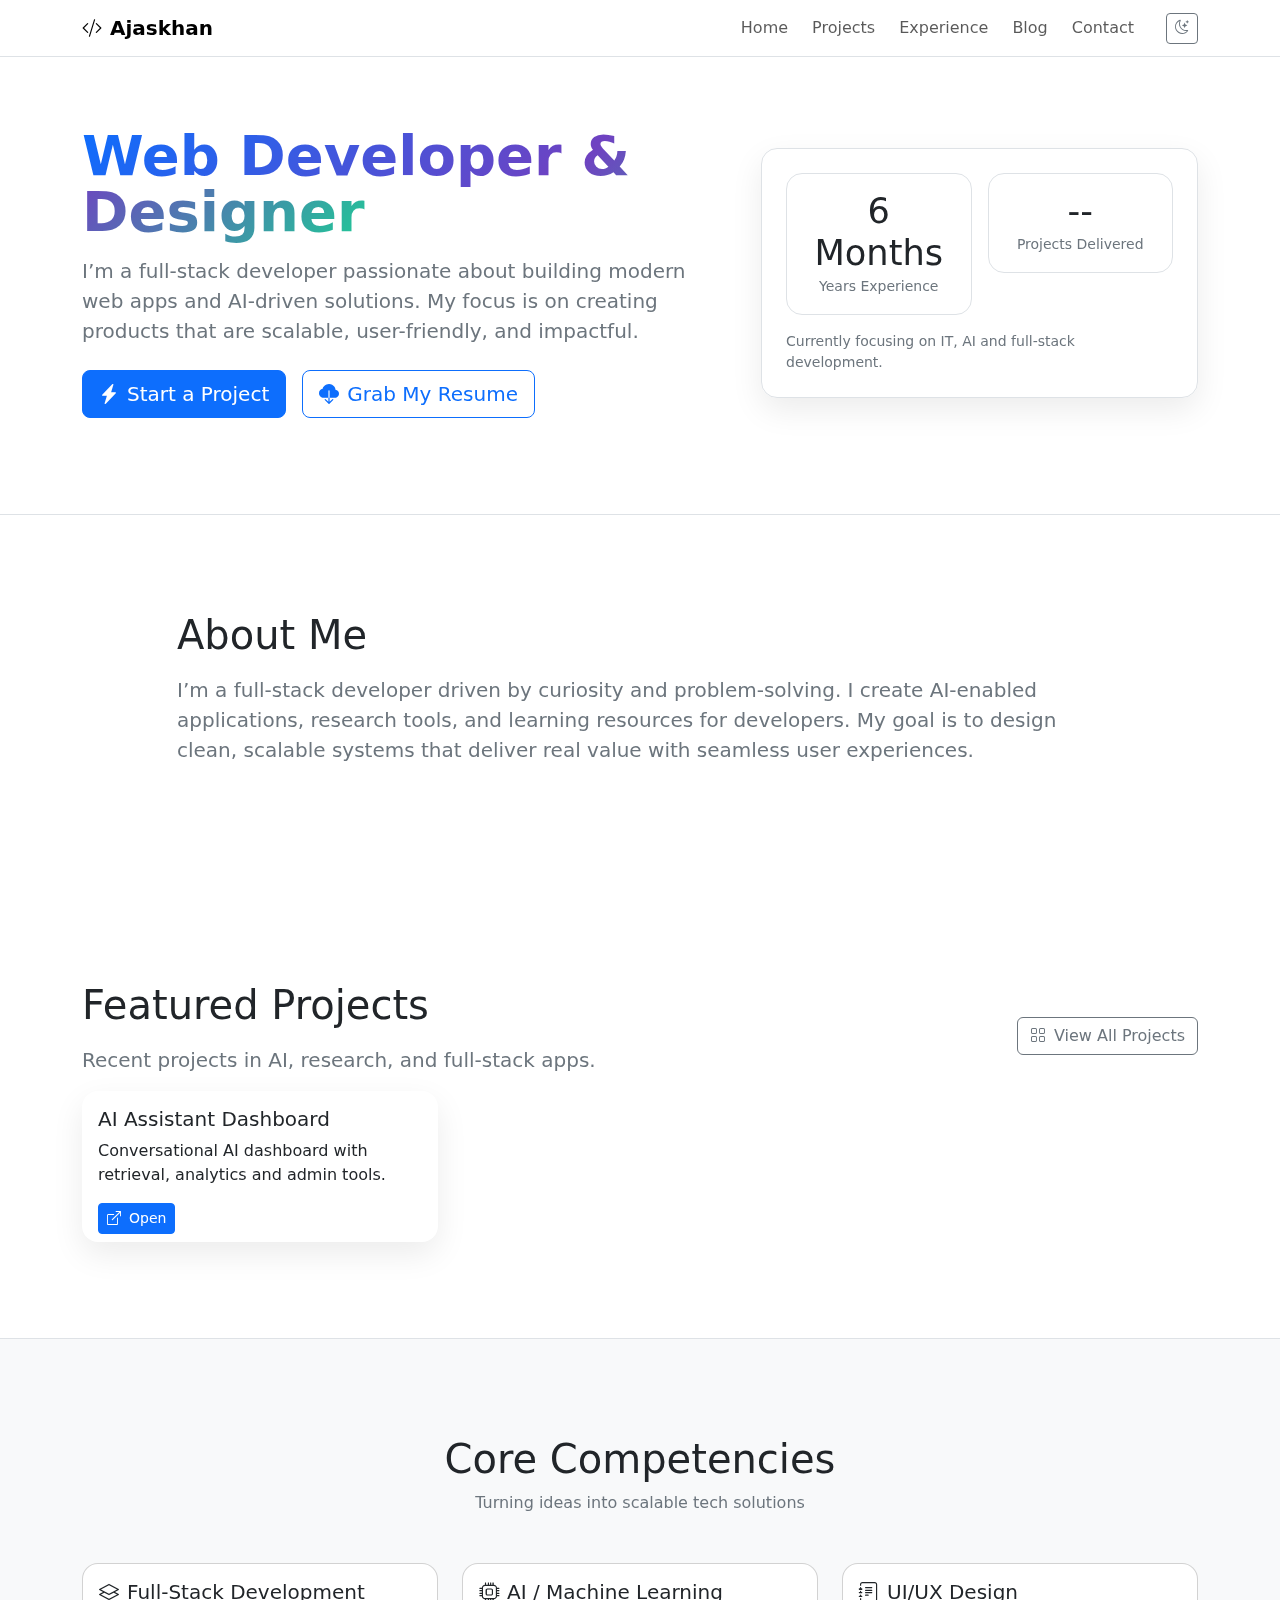
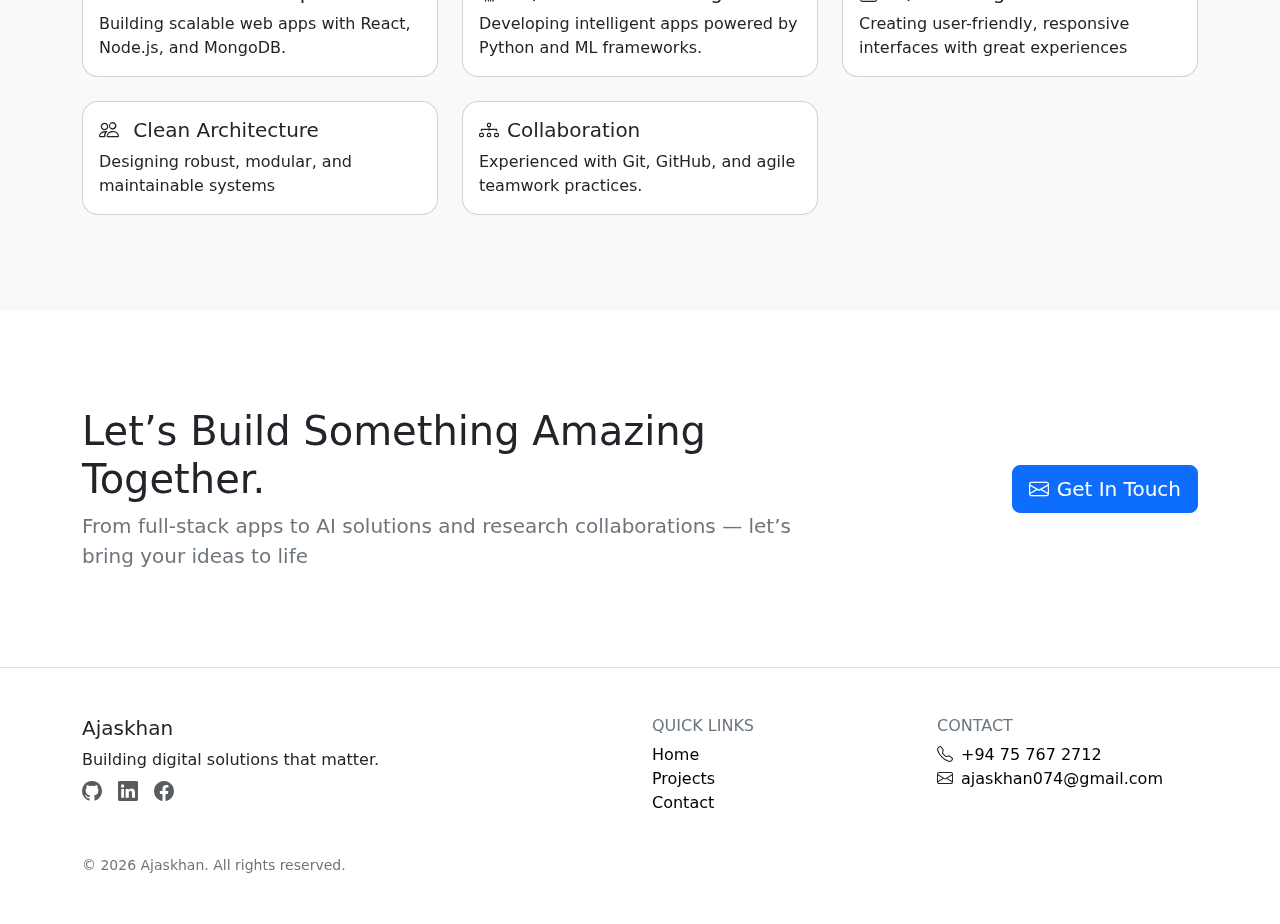
<file: index.html>
<!DOCTYPE html>
<html lang="en" data-bs-theme="light">
  <head>
    <meta charset="utf-8" />
    <meta name="viewport" content="width=device-width, initial-scale=1" />
    <title>Ajaskhan | Building Digital Solutions</title>
    <meta
      name="description"
      content="Full‑stack developer portfolio — projects, experience, blog, and contact."
    />

    <!-- Bootstrap 5.3 CDN -->
    <link
      href="https://cdn.jsdelivr.net/npm/bootstrap@5.3.3/dist/css/bootstrap.min.css"
      rel="stylesheet"
    />
    <!-- Bootstrap Icons -->
    <link
      href="https://cdn.jsdelivr.net/npm/bootstrap-icons@1.11.3/font/bootstrap-icons.css"
      rel="stylesheet"
    />

    <style>
      :root {
        --section-pad: 6rem;
      }
      .navbar-blur {
        backdrop-filter: saturate(180%) blur(8px);
        background: rgba(255, 255, 255, 0.6);
      }
      [data-bs-theme="dark"] .navbar-blur {
        background: rgba(0, 0, 0, 0.35);
      }
      .hero {
        padding-top: calc(var(--section-pad) + 2rem);
        padding-bottom: var(--section-pad);
      }
      .gradient-text {
        background: linear-gradient(135deg, #0d6efd, #6f42c1 60%, #20c997);
        -webkit-background-clip: text;
        background-clip: text;
        color: transparent;
      }
      .metric {
        border: 1px solid var(--bs-border-color);
        border-radius: 1rem;
      }
      .metric h3 {
        font-size: 2.2rem;
        margin: 0;
      }
      .section {
        padding: var(--section-pad) 0;
      }
      .card {
        border-radius: 1rem;
      }
      .shadow-soft {
        box-shadow: 0 0.75rem 2rem rgba(0, 0, 0, 0.08);
      }
      html {
        scroll-behavior: smooth;
      }
    </style>
  </head>
  <body>
    <!-- NAVBAR -->
    <nav class="navbar navbar-expand-lg fixed-top navbar-blur border-bottom">
      <div class="container">
        <a class="navbar-brand fw-semibold" href="#home">
          <i class="bi bi-code-slash me-2"></i>Ajaskhan
        </a>
        <button
          class="navbar-toggler"
          type="button"
          data-bs-toggle="collapse"
          data-bs-target="#nav"
        >
          <span class="navbar-toggler-icon"></span>
        </button>
        <div class="collapse navbar-collapse" id="nav">
          <ul class="navbar-nav ms-auto align-items-lg-center gap-lg-2">
            <li class="nav-item"><a class="nav-link" href="#home">Home</a></li>
            <li class="nav-item">
              <a class="nav-link" href="#projects">Projects</a>
            </li>
            <li class="nav-item">
              <a class="nav-link" href="#experience">Experience</a>
            </li>
            <li class="nav-item"><a class="nav-link" href="#blog">Blog</a></li>
            <li class="nav-item">
              <a class="nav-link" href="#contact">Contact</a>
            </li>
            <li class="nav-item ms-lg-3">
              <button
                id="themeToggle"
                class="btn btn-outline-secondary btn-sm"
                type="button"
                aria-label="Toggle theme"
              >
                <i class="bi bi-moon-stars"></i>
              </button>
            </li>
          </ul>
        </div>
      </div>
    </nav>

    <!-- HERO -->
    <header id="home" class="hero">
      <div class="container">
        <div class="row align-items-center g-5">
          <div class="col-lg-7">
            <h1 class="display-4 fw-bold lh-1 mb-3">
              <span class="gradient-text">Web Developer & Designer </span>
            </h1>
            <p class="lead text-secondary">
              I’m a full-stack developer passionate about building modern web
              apps and AI-driven solutions. My focus is on creating products
              that are scalable, user-friendly, and impactful.
            </p>
            <div class="d-flex gap-3 mt-4">
              <a href="#contact" class="btn btn-primary btn-lg">
                <i class="bi bi-lightning-charge-fill me-2"></i>Start a Project
              </a>
              <a href="resume.pdf" class="btn btn-outline-primary btn-lg"> <i class="bi bi-cloud-download-fill me-2"></i>Grab My Resume  </a>
            </div>
          </div>
          <div class="col-lg-5">
            <div class="p-4 border rounded-4 shadow-soft">
              <div class="row g-3">
                <div class="col-6">
                  <div class="metric p-3 text-center">
                    <h3>6 Months</h3>
                    <small class="text-secondary">Years Experience</small>
                  </div>
                </div>
                <div class="col-6">
                  <div class="metric p-3 text-center">
                    <h3>--</h3>
                    <small class="text-secondary">Projects Delivered</small>
                  </div>
                </div>
              <div class="mt-3 small text-secondary">
                Currently focusing on IT, AI and full‑stack
                development.
              </div>
            </div>
          </div>
        </div>
      </div>
    </header>

    <!-- ABOUT / EXPERIENCE BLURB -->
    <section id="experience" class="section border-top">
      <div class="container">
        <div class="row justify-content-center">
          <div class="col-lg-10">
            <h2 class="h1 mb-3">About Me</h2>
            <p class="fs-5 text-secondary mb-4">
             I’m a full-stack developer driven by curiosity and problem-solving. I create AI-enabled applications, research tools, and learning resources for developers. My goal is to design clean, scalable systems that deliver real value with seamless user experiences.
            </p>
          </div>
        </div>
      </div>
    </section>

    <!-- FEATURED PROJECTS CALLOUT -->
    <section id="projects" class="section">
      <div class="container">
        <div class="row align-items-center g-4">
          <div class="col-lg-8">
            <h2 class="h1 mb-3">Featured Projects</h2>
            <p class="fs-5 text-secondary">
              Recent projects in AI, research, and full-stack apps.
            </p>
          </div>
          <div class="col-lg-4 text-lg-end">
            <a href="#" class="btn btn-outline-secondary"
              ><i class="bi bi-grid me-2"></i>View All Projects</a
            >
          </div>
        </div>

        <div class="row row-cols-1 row-cols-md-2 row-cols-lg-3 g-4">
          <div class="col">
            <div class="card h-100 border-0 shadow-soft">
              <div class="card-body">
                <h5 class="card-title">AI Assistant Dashboard</h5>
                <p class="card-text">
                  Conversational AI dashboard with retrieval, analytics and
                  admin tools.
                </p>
              </div>
              <div class="card-footer bg-transparent border-0 pt-0">
                <a class="btn btn-sm btn-primary" href="#"
                  ><i class="bi bi-box-arrow-up-right me-2"></i>Open</a
                >
              </div>
            </div>
          </div>
        </div>
      </div>
    </section>

    <!-- CORE COMPETENCIES -->
    <section class="section border-top bg-body-tertiary">
      <div class="container">
        <div class="text-center mb-5">
          <h2 class="h1">Core Competencies</h2>
          <p class="text-secondary">
          Turning ideas into scalable tech solutions
          </p>
        </div>
        <div class="row row-cols-1 row-cols-md-2 row-cols-lg-3 g-4">
          <div class="col">
            <div class="card h-100">
              <div class="card-body">
                <h5 class="card-title">
                  <i class="bi bi-layers me-2"></i>Full‑Stack Development
                </h5>
                <p class="card-text">
                Building scalable web apps with React, Node.js, and MongoDB.
                </p>
              </div>
            </div>
          </div>
          <div class="col">
            <div class="card h-100">
              <div class="card-body">
                <h5 class="card-title">
                  <i class="bi bi-cpu me-2"></i>AI / Machine Learning
                </h5>
                <p class="card-text">
                  Developing intelligent apps powered by Python and ML frameworks.
                </p>
              </div>
            </div>
          </div>
          <div class="col">
            <div class="card h-100">
              <div class="card-body">
                <h5 class="card-title">
                  <i class="bi bi-journal-text me-2"></i>UI/UX Design
                </h5>
                <p class="card-text">
                 Creating user-friendly, responsive interfaces with great experiences
                </p>
              </div>
            </div>
          </div>
          <div class="col">
            <div class="card h-100">
              <div class="card-body">
                <h5 class="card-title">
                  <i class="bi bi-people me-2"></i> Clean Architecture
                </h5>
                <p class="card-text">
                Designing robust, modular, and maintainable systems
                </p>
              </div>
            </div>
          </div>
          <div class="col">
            <div class="card h-100">
              <div class="card-body">
                <h5 class="card-title">
                  <i class="bi bi-diagram-3 me-2"></i>Collaboration
                </h5>
                <p class="card-text">
               Experienced with Git, GitHub, and agile teamwork practices.
                </p>
              </div>
            </div>
          </div>
    </section>

    <!-- CTA -->
    <section class="section" id="contact">
      <div class="container">
        <div class="row align-items-center g-4">
          <div class="col-lg-8">
            <h2 class="h1 mb-2">Let’s Build Something Amazing Together.</h2>
            <p class="fs-5 text-secondary mb-0">
         From full-stack apps to AI solutions and research collaborations — let’s bring your ideas to life
            </p>
          </div>
          <div class="col-lg-4 text-lg-end">
            <a
              href="mailto:ajaskhan074@gmail.com"
              class="btn btn-primary btn-lg"
              ><i class="bi bi-envelope me-2"></i>Get In Touch</a
            >
          </div>
        </div>
      </div>
    </section>

    <!-- FOOTER -->
    <footer class="border-top py-5">
      <div class="container">
        <div class="row g-4">
          <div class="col-md-6">
            <h5>Ajaskhan</h5>
            <p class="mb-1">Building digital solutions that matter.</p>
            <div class="d-flex gap-3 fs-5">
              <a
                class="text-body-secondary"
                href="https://github.com/"
                target="_blank"
                rel="noopener"
                aria-label="GitHub"
                ><i class="bi bi-github"></i
              ></a>
              <a
                class="text-body-secondary"
                href="https://www.linkedin.com/in/ajas-khan-093092376/"
                target="_blank"
                rel="noopener"
                aria-label="LinkedIn"
                ><i class="bi bi-linkedin"></i
              ></a>
              <a
                class="text-body-secondary"
                href="https://www.facebook.com/"
                target="_blank"
                rel="noopener"
                aria-label="Facebook"
                ><i class="bi bi-facebook"></i
              ></a>
            </div>
          </div>
          <div class="col-md-3">
            <h6 class="text-uppercase text-secondary">Quick Links</h6>
            <ul class="list-unstyled">
              <li>
                <a class="link-body-emphasis text-decoration-none" href="#home"
                  >Home</a
                >
              </li>
              <li>
                <a
                  class="link-body-emphasis text-decoration-none"
                  href="#projects"
                  >Projects</a
                >
              </li>
              <li>
                <a
                  class="link-body-emphasis text-decoration-none"
                  href="#contact"
                  >Contact</a
                >
              </li>
            </ul>
          </div>
          <div class="col-md-3">
            <h6 class="text-uppercase text-secondary">Contact</h6>
            <ul class="list-unstyled mb-0">
              <li>
                <i class="bi bi-telephone me-2"></i
                ><a
                  class="link-body-emphasis text-decoration-none"
                  href="tel:+94757672712"
                  >+94 75 767 2712</a
                >
              </li>
              <li>
                <i class="bi bi-envelope me-2"></i
                ><a
                  class="link-body-emphasis text-decoration-none"
                  href="mailto:ajaskhan074@gmail.com"
                  >ajaskhan074@gmail.com</a
                >
              </li>
            </ul>
          </div>
        </div>
        <div class="pt-4 small text-secondary">
          © <span id="year"></span> Ajaskhan. All rights reserved.
        </div>
      </div>
    </footer>

    <!-- JS -->
    <script src="https://cdn.jsdelivr.net/npm/bootstrap@5.3.3/dist/js/bootstrap.bundle.min.js"></script>
    <script>
      // Theme toggle with persistence
      const root = document.documentElement;
      const savedTheme = localStorage.getItem("theme");
      if (savedTheme)
        document.documentElement.setAttribute("data-bs-theme", savedTheme);
      const btn = document.getElementById("themeToggle");
      const setIcon = () => {
        const mode =
          document.documentElement.getAttribute("data-bs-theme") || "light";
        btn.innerHTML =
          mode === "light"
            ? '<i class="bi bi-moon-stars"></i>'
            : '<i class="bi bi-sun"></i>';
      };
      setIcon();
      btn.addEventListener("click", () => {
        const current =
          document.documentElement.getAttribute("data-bs-theme") || "light";
        const next = current === "light" ? "dark" : "light";
        document.documentElement.setAttribute("data-bs-theme", next);
        localStorage.setItem("theme", next);
        setIcon();
      });
      // Year
      document.getElementById("year").textContent = new Date().getFullYear();
    </script>
  </body>
</html>
</file>
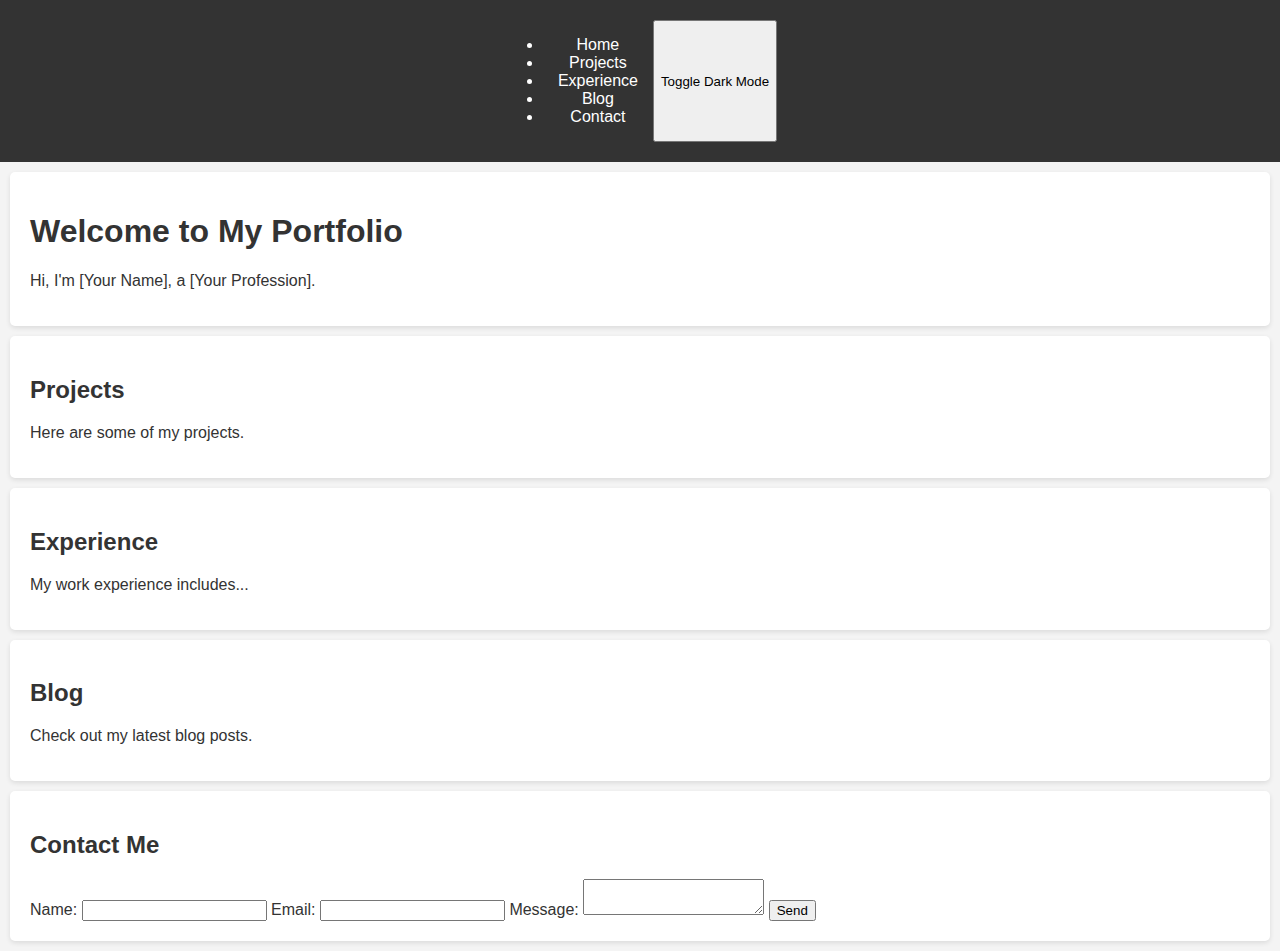
<file: personal-portfolio/index.html>
<!DOCTYPE html>
<html lang="en">
<head>
    <meta charset="UTF-8">
    <meta name="viewport" content="width=device-width, initial-scale=1.0">
    <title>Personal Portfolio</title>
    <link rel="stylesheet" href="styles.css">
</head>
<body>
    <header>
        <nav>
            <ul>
                <li><a href="#home">Home</a></li>
                <li><a href="#projects">Projects</a></li>
                <li><a href="#experience">Experience</a></li>
                <li><a href="#blog">Blog</a></li>
                <li><a href="#contact">Contact</a></li>
            </ul>
            <button id="darkModeToggle">Toggle Dark Mode</button>
        </nav>
    </header>

    <section id="home">
        <h1>Welcome to My Portfolio</h1>
        <p>Hi, I'm [Your Name], a [Your Profession].</p>
    </section>

    <section id="projects">
        <h2>Projects</h2>
        <p>Here are some of my projects.</p>
        <!-- Project items will go here -->
    </section>

    <section id="experience">
        <h2>Experience</h2>
        <p>My work experience includes...</p>
        <!-- Experience details will go here -->
    </section>

    <section id="blog">
        <h2>Blog</h2>
        <p>Check out my latest blog posts.</p>
        <!-- Blog links will go here -->
    </section>

    <section id="contact">
        <h2>Contact Me</h2>
        <form id="contactForm">
            <label for="name">Name:</label>
            <input type="text" id="name" name="name" required>
            <label for="email">Email:</label>
            <input type="email" id="email" name="email" required>
            <label for="message">Message:</label>
            <textarea id="message" name="message" required></textarea>
            <button type="submit">Send</button>
        </form>
    </section>

    <script src="main.js"></script>
</body>
</html>
</file>
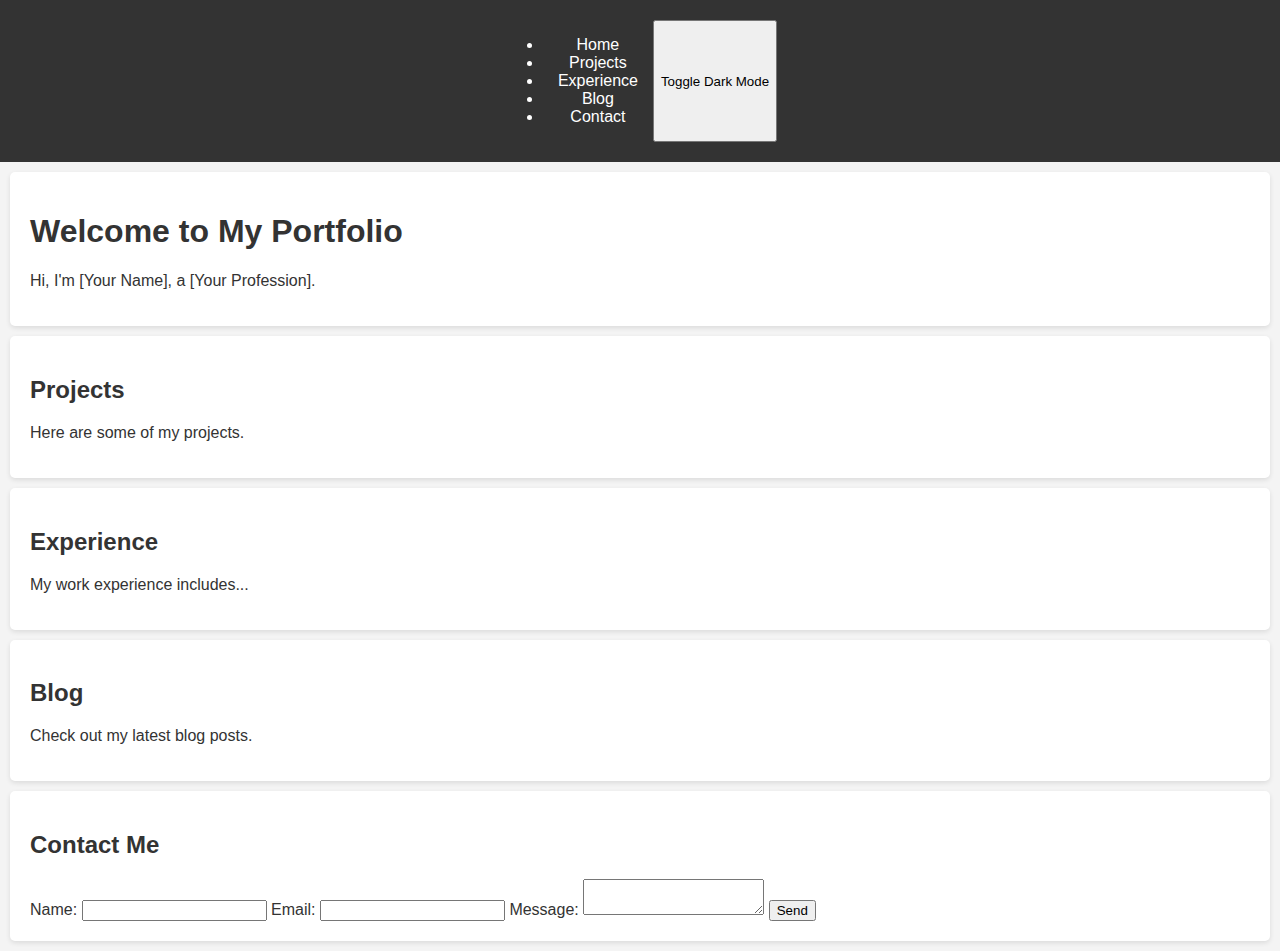
<file: personal-portfolio/src/index.html>
<!DOCTYPE html>
<html lang="en">
<head>
    <meta charset="UTF-8">
    <meta name="viewport" content="width=device-width, initial-scale=1.0">
    <title>Personal Portfolio</title>
    <link rel="stylesheet" href="css/styles.css">
</head>
<body>
    <header>
        <nav>
            <ul>
                <li><a href="#home">Home</a></li>
                <li><a href="#projects">Projects</a></li>
                <li><a href="#experience">Experience</a></li>
                <li><a href="#blog">Blog</a></li>
                <li><a href="#contact">Contact</a></li>
            </ul>
            <button id="darkModeToggle">Toggle Dark Mode</button>
        </nav>
    </header>

    <section id="home">
        <h1>Welcome to My Portfolio</h1>
        <p>Hi, I'm [Your Name], a [Your Profession].</p>
    </section>

    <section id="projects">
        <h2>Projects</h2>
        <p>Here are some of my projects.</p>
        <!-- Project items will go here -->
    </section>

    <section id="experience">
        <h2>Experience</h2>
        <p>My work experience includes...</p>
        <!-- Experience details will go here -->
    </section>

    <section id="blog">
        <h2>Blog</h2>
        <p>Check out my latest blog posts.</p>
        <!-- Blog links will go here -->
    </section>

    <section id="contact">
        <h2>Contact Me</h2>
        <form id="contactForm">
            <label for="name">Name:</label>
            <input type="text" id="name" name="name" required>
            <label for="email">Email:</label>
            <input type="email" id="email" name="email" required>
            <label for="message">Message:</label>
            <textarea id="message" name="message" required></textarea>
            <button type="submit">Send</button>
        </form>
    </section>

    <script src="js/main.js"></script>
</body>
</html>
</file>
<file: personal-portfolio/styles.css>
body {
    font-family: Arial, sans-serif;
    margin: 0;
    padding: 0;
    background-color: #f4f4f4;
    color: #333;
}

header {
    background: #333;
    color: #fff;
    padding: 10px 0;
    text-align: center;
}

nav {
    display: flex;
    justify-content: center;
    margin: 10px 0;
}

nav a {
    color: #fff;
    padding: 10px 15px;
    text-decoration: none;
}

nav a:hover {
    background: #575757;
}

section {
    padding: 20px;
    margin: 10px;
    background: #fff;
    border-radius: 5px;
    box-shadow: 0 2px 5px rgba(0, 0, 0, 0.1);
}

h2 {
    color: #333;
}

.dark-mode {
    background-color: #121212;
    color: #ffffff;
}

.dark-mode header {
    background: #1e1e1e;
}

.dark-mode nav a {
    color: #ffffff;
}

.dark-mode nav a:hover {
    background: #575757;
}

.contact-form {
    display: flex;
    flex-direction: column;
}

.contact-form input,
.contact-form textarea {
    margin: 10px 0;
    padding: 10px;
    border: 1px solid #ccc;
    border-radius: 5px;
}

.contact-form button {
    padding: 10px;
    background: #333;
    color: #fff;
    border: none;
    border-radius: 5px;
    cursor: pointer;
}

.contact-form button:hover {
    background: #575757;
}
</file>
<file: personal-portfolio/src/css/styles.css>
body {
    font-family: Arial, sans-serif;
    margin: 0;
    padding: 0;
    background-color: #f4f4f4;
    color: #333;
}

header {
    background: #333;
    color: #fff;
    padding: 10px 0;
    text-align: center;
}

nav {
    display: flex;
    justify-content: center;
    margin: 10px 0;
}

nav a {
    color: #fff;
    padding: 10px 15px;
    text-decoration: none;
}

nav a:hover {
    background: #575757;
}

section {
    padding: 20px;
    margin: 10px;
    background: #fff;
    border-radius: 5px;
    box-shadow: 0 2px 5px rgba(0, 0, 0, 0.1);
}

h2 {
    color: #333;
}

.dark-mode {
    background-color: #121212;
    color: #ffffff;
}

.dark-mode header {
    background: #1e1e1e;
}

.dark-mode nav a {
    color: #ffffff;
}

.dark-mode nav a:hover {
    background: #575757;
}

.contact-form {
    display: flex;
    flex-direction: column;
}

.contact-form input,
.contact-form textarea {
    margin: 10px 0;
    padding: 10px;
    border: 1px solid #ccc;
    border-radius: 5px;
}

.contact-form button {
    padding: 10px;
    background: #333;
    color: #fff;
    border: none;
    border-radius: 5px;
    cursor: pointer;
}

.contact-form button:hover {
    background: #575757;
}
</file>
